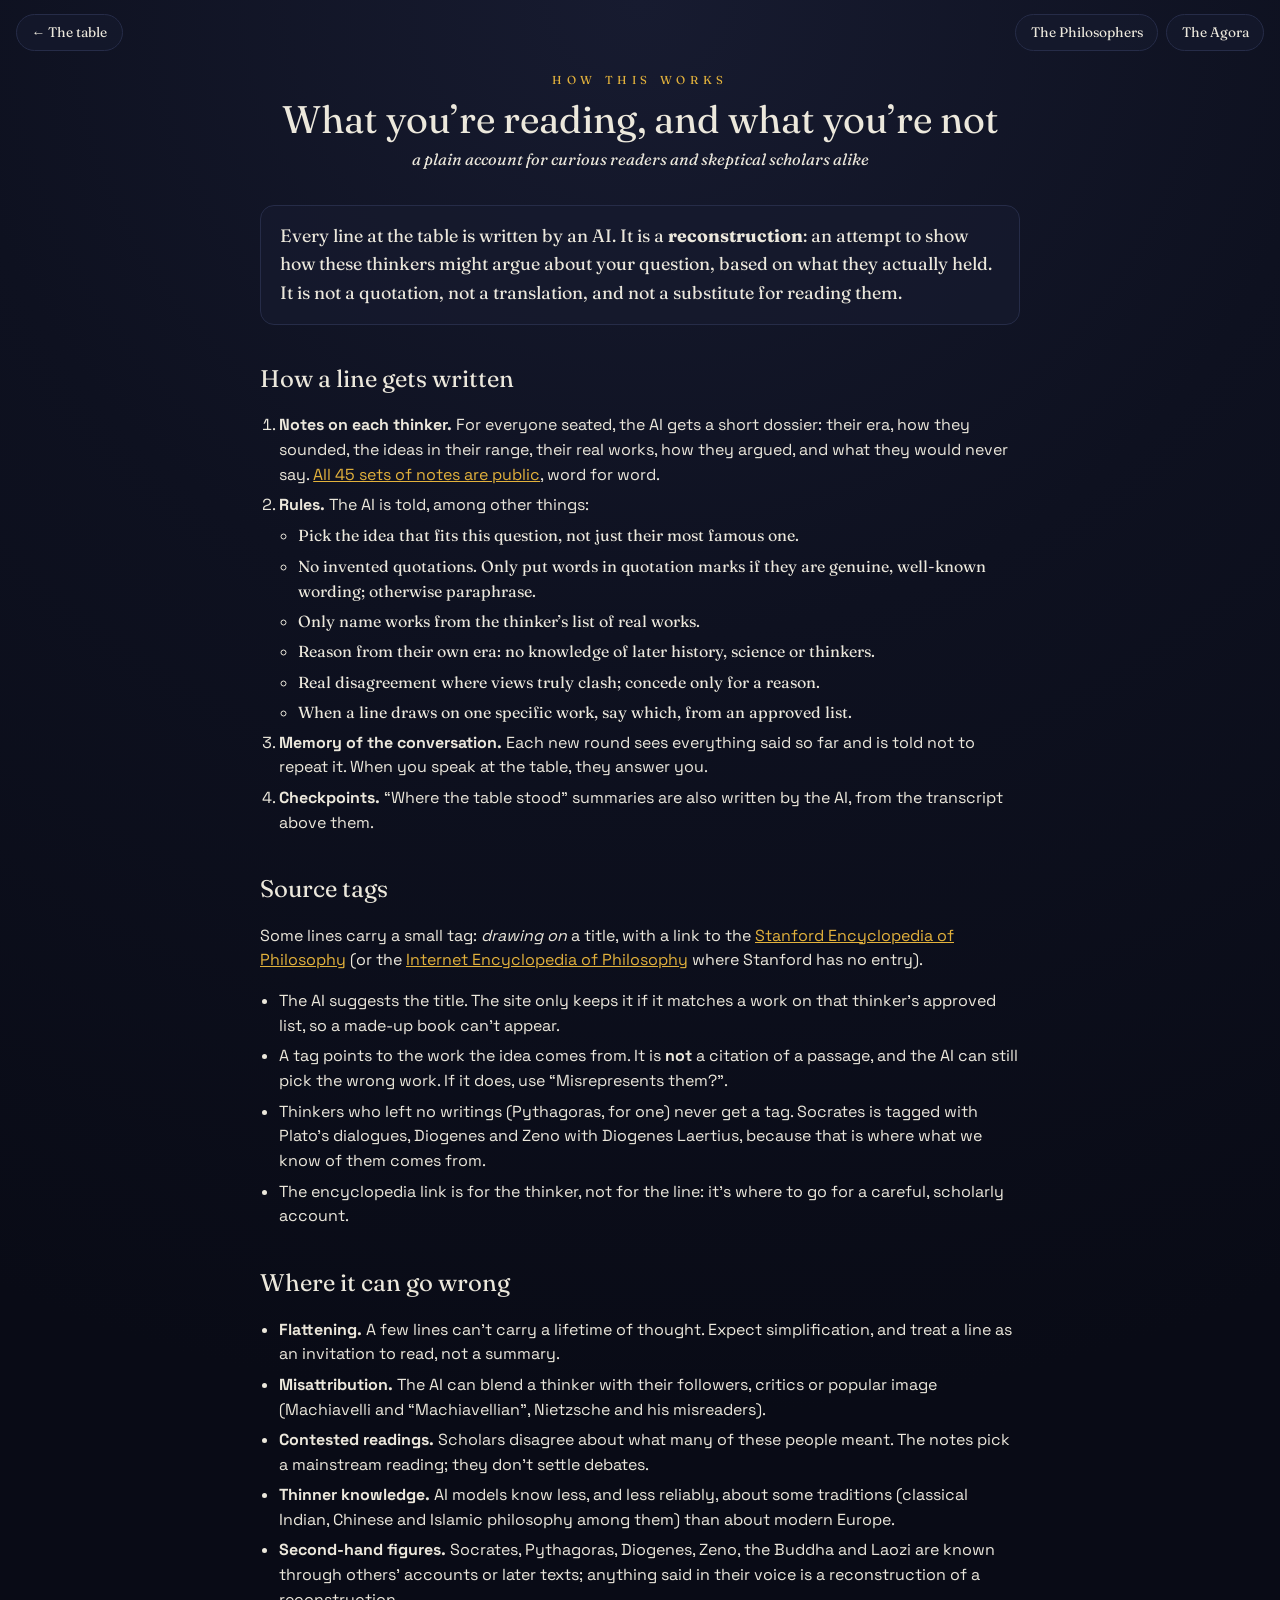
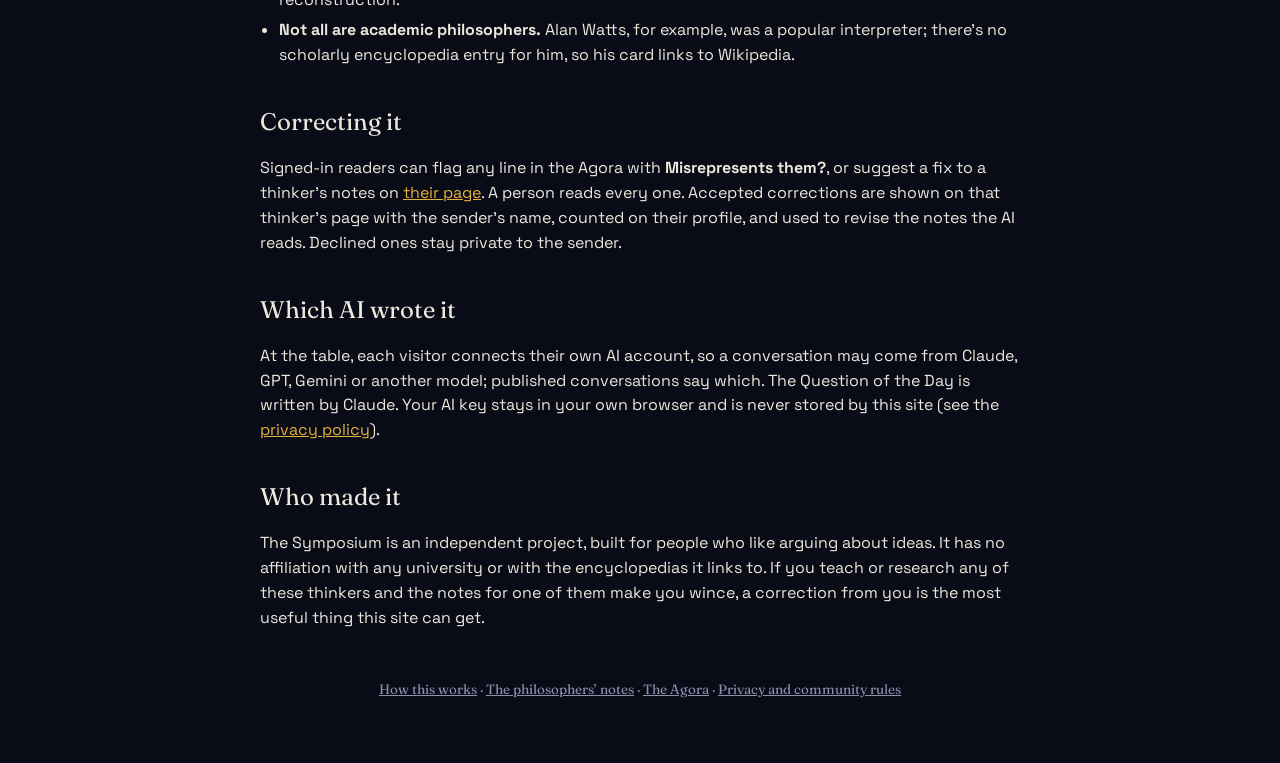
<file: about.html>
<!DOCTYPE html>
<html lang="en">
<head>
<meta charset="UTF-8">
<meta name="viewport" content="width=device-width, initial-scale=1">
<title>How this works · The Symposium</title>
<meta name="description" content="What the Symposium is, how its AI philosophers are made, where it can go wrong, and how to correct it.">
<link rel="preconnect" href="https://fonts.googleapis.com">
<link href="https://fonts.googleapis.com/css2?family=Fraunces:ital,opsz,wght@0,9..144,400;0,9..144,500;1,9..144,400;1,9..144,500&family=Space+Grotesk:wght@400;500;600&display=swap" rel="stylesheet">
<link rel="stylesheet" href="agora.css">
<style>
  * { box-sizing:border-box; }
  html{ background: var(--ink-deep); scroll-behavior:smooth; }
  body{ margin:0; min-height:100vh; padding: 3.6rem 1.2rem 4rem; color: var(--text); font-family:'Space Grotesk', sans-serif; -webkit-font-smoothing:antialiased; line-height:1.55;
    background: radial-gradient(ellipse 120% 60% at 50% 0%, #171b30 0%, var(--ink) 45%, var(--ink-deep) 100%); }
  .wrap{ max-width: 760px; margin: 0 auto; }
  .ag-nav{ position:fixed; }
  .back{ position:fixed; top:0.9rem; left:1rem; z-index:20; }
  header{ text-align:center; margin: 0.6rem 0 2rem; }
  .eyebrow{ font-family:'Fraunces', serif; letter-spacing:0.4em; font-size:0.72rem; color: var(--thread); }
  h1{ font-family:'Fraunces', serif; font-weight:400; font-size:2.4rem; margin:0.3rem 0 0.4rem; line-height:1.15; }
  h2{ font-family:'Fraunces', serif; font-weight:400; font-size:1.5rem; margin:2.2rem 0 0.6rem; }
  .subhead{ font-family:'Fraunces', serif; font-style:italic; color: var(--text-dim); margin:0; font-size:1.02rem; }
  p, li{ font-size:1rem; }
  a{ color: var(--thread); }
  .lead{ font-family:'Fraunces', serif; font-size:1.12rem; line-height:1.6; }
  .box{ padding:1rem 1.2rem; border-radius:14px; border:1px solid var(--panel-line); background: rgba(22,26,46,0.75); margin:1rem 0; }
  .section-t{ font-family:'Fraunces', serif; letter-spacing:0.14em; text-transform:uppercase; font-size:0.72rem; color: var(--thread); margin:0 0 0.5rem; }
  footer{ text-align:center; margin-top:3rem; font-family:'Fraunces', serif; font-size:0.84rem; color: var(--text-dim); }
  footer a{ color: var(--text-dim); }
  .wrap p, .wrap li{ color: var(--text); }
  .wrap ul, .wrap ol{ padding-left:1.2rem; }
  .wrap li{ margin:0.35rem 0; }
  .dim{ color: var(--text-dim) !important; }
  .rules li{ font-family:'Fraunces', serif; }
</style>
<!-- Usage stats (cookie-free; sign-in links live after the # and are never sent) -->
<script defer src="https://cloud.umami.is/script.js" data-website-id="95dec4bd-08b5-49d9-9361-ee6466afef65" data-exclude-hash="true"></script>
</head>
<body>
<a class="ag-pill back" href="index.html">&larr; The table</a>
<nav class="ag-nav"><a class="ag-navlink" href="thinkers.html">The Philosophers</a><a class="ag-navlink" href="agora.html">The Agora</a></nav>
<div class="wrap">
  <header>
    <span class="eyebrow">HOW THIS WORKS</span>
    <h1>What you’re reading, and what you’re not</h1>
    <p class="subhead">a plain account for curious readers and skeptical scholars alike</p>
  </header>

  <div class="box"><p class="lead" style="margin:0;">Every line at the table is written by an AI. It is a <b>reconstruction</b>: an attempt to show how these thinkers might argue about your question, based on what they actually held. It is not a quotation, not a translation, and not a substitute for reading them.</p></div>

  <h2>How a line gets written</h2>
  <ol>
    <li><b>Notes on each thinker.</b> For everyone seated, the AI gets a short dossier: their era, how they sounded, the ideas in their range, their real works, how they argued, and what they would never say. <a href="thinkers.html">All 45 sets of notes are public</a>, word for word.</li>
    <li><b>Rules.</b> The AI is told, among other things:
      <ul class="rules">
        <li>Pick the idea that fits this question, not just their most famous one.</li>
        <li>No invented quotations. Only put words in quotation marks if they are genuine, well-known wording; otherwise paraphrase.</li>
        <li>Only name works from the thinker’s list of real works.</li>
        <li>Reason from their own era: no knowledge of later history, science or thinkers.</li>
        <li>Real disagreement where views truly clash; concede only for a reason.</li>
        <li>When a line draws on one specific work, say which, from an approved list.</li>
      </ul></li>
    <li><b>Memory of the conversation.</b> Each new round sees everything said so far and is told not to repeat it. When you speak at the table, they answer you.</li>
    <li><b>Checkpoints.</b> “Where the table stood” summaries are also written by the AI, from the transcript above them.</li>
  </ol>

  <h2>Source tags</h2>
  <p>Some lines carry a small tag: <i>drawing on</i> a title, with a link to the <a href="https://plato.stanford.edu/" target="_blank" rel="noopener">Stanford Encyclopedia of Philosophy</a> (or the <a href="https://iep.utm.edu/" target="_blank" rel="noopener">Internet Encyclopedia of Philosophy</a> where Stanford has no entry).</p>
  <ul>
    <li>The AI suggests the title. The site only keeps it if it matches a work on that thinker’s approved list, so a made-up book can’t appear.</li>
    <li>A tag points to the work the idea comes from. It is <b>not</b> a citation of a passage, and the AI can still pick the wrong work. If it does, use “Misrepresents them?”.</li>
    <li>Thinkers who left no writings (Pythagoras, for one) never get a tag. Socrates is tagged with Plato’s dialogues, Diogenes and Zeno with Diogenes Laertius, because that is where what we know of them comes from.</li>
    <li>The encyclopedia link is for the thinker, not for the line: it’s where to go for a careful, scholarly account.</li>
  </ul>

  <h2>Where it can go wrong</h2>
  <ul>
    <li><b>Flattening.</b> A few lines can’t carry a lifetime of thought. Expect simplification, and treat a line as an invitation to read, not a summary.</li>
    <li><b>Misattribution.</b> The AI can blend a thinker with their followers, critics or popular image (Machiavelli and “Machiavellian”, Nietzsche and his misreaders).</li>
    <li><b>Contested readings.</b> Scholars disagree about what many of these people meant. The notes pick a mainstream reading; they don’t settle debates.</li>
    <li><b>Thinner knowledge.</b> AI models know less, and less reliably, about some traditions (classical Indian, Chinese and Islamic philosophy among them) than about modern Europe.</li>
    <li><b>Second-hand figures.</b> Socrates, Pythagoras, Diogenes, Zeno, the Buddha and Laozi are known through others’ accounts or later texts; anything said in their voice is a reconstruction of a reconstruction.</li>
    <li><b>Not all are academic philosophers.</b> Alan Watts, for example, was a popular interpreter; there’s no scholarly encyclopedia entry for him, so his card links to Wikipedia.</li>
  </ul>

  <h2>Correcting it</h2>
  <p>Signed-in readers can flag any line in the Agora with <b>Misrepresents them?</b>, or suggest a fix to a thinker’s notes on <a href="thinkers.html">their page</a>. A person reads every one. Accepted corrections are shown on that thinker’s page with the sender’s name, counted on their profile, and used to revise the notes the AI reads. Declined ones stay private to the sender.</p>

  <h2>Which AI wrote it</h2>
  <p>At the table, each visitor connects their own AI account, so a conversation may come from Claude, GPT, Gemini or another model; published conversations say which. The Question of the Day is written by Claude. Your AI key stays in your own browser and is never stored by this site (see the <a href="privacy.html">privacy policy</a>).</p>

  <h2>Who made it</h2>
  <p>The Symposium is an independent project, built for people who like arguing about ideas. It has no affiliation with any university or with the encyclopedias it links to. If you teach or research any of these thinkers and the notes for one of them make you wince, a correction from you is the most useful thing this site can get.</p>
  <footer><a href="about.html">How this works</a> · <a href="thinkers.html">The philosophers’ notes</a> · <a href="agora.html">The Agora</a> · <a href="privacy.html">Privacy and community rules</a></footer>
</div>
</body>
</html>
</file>
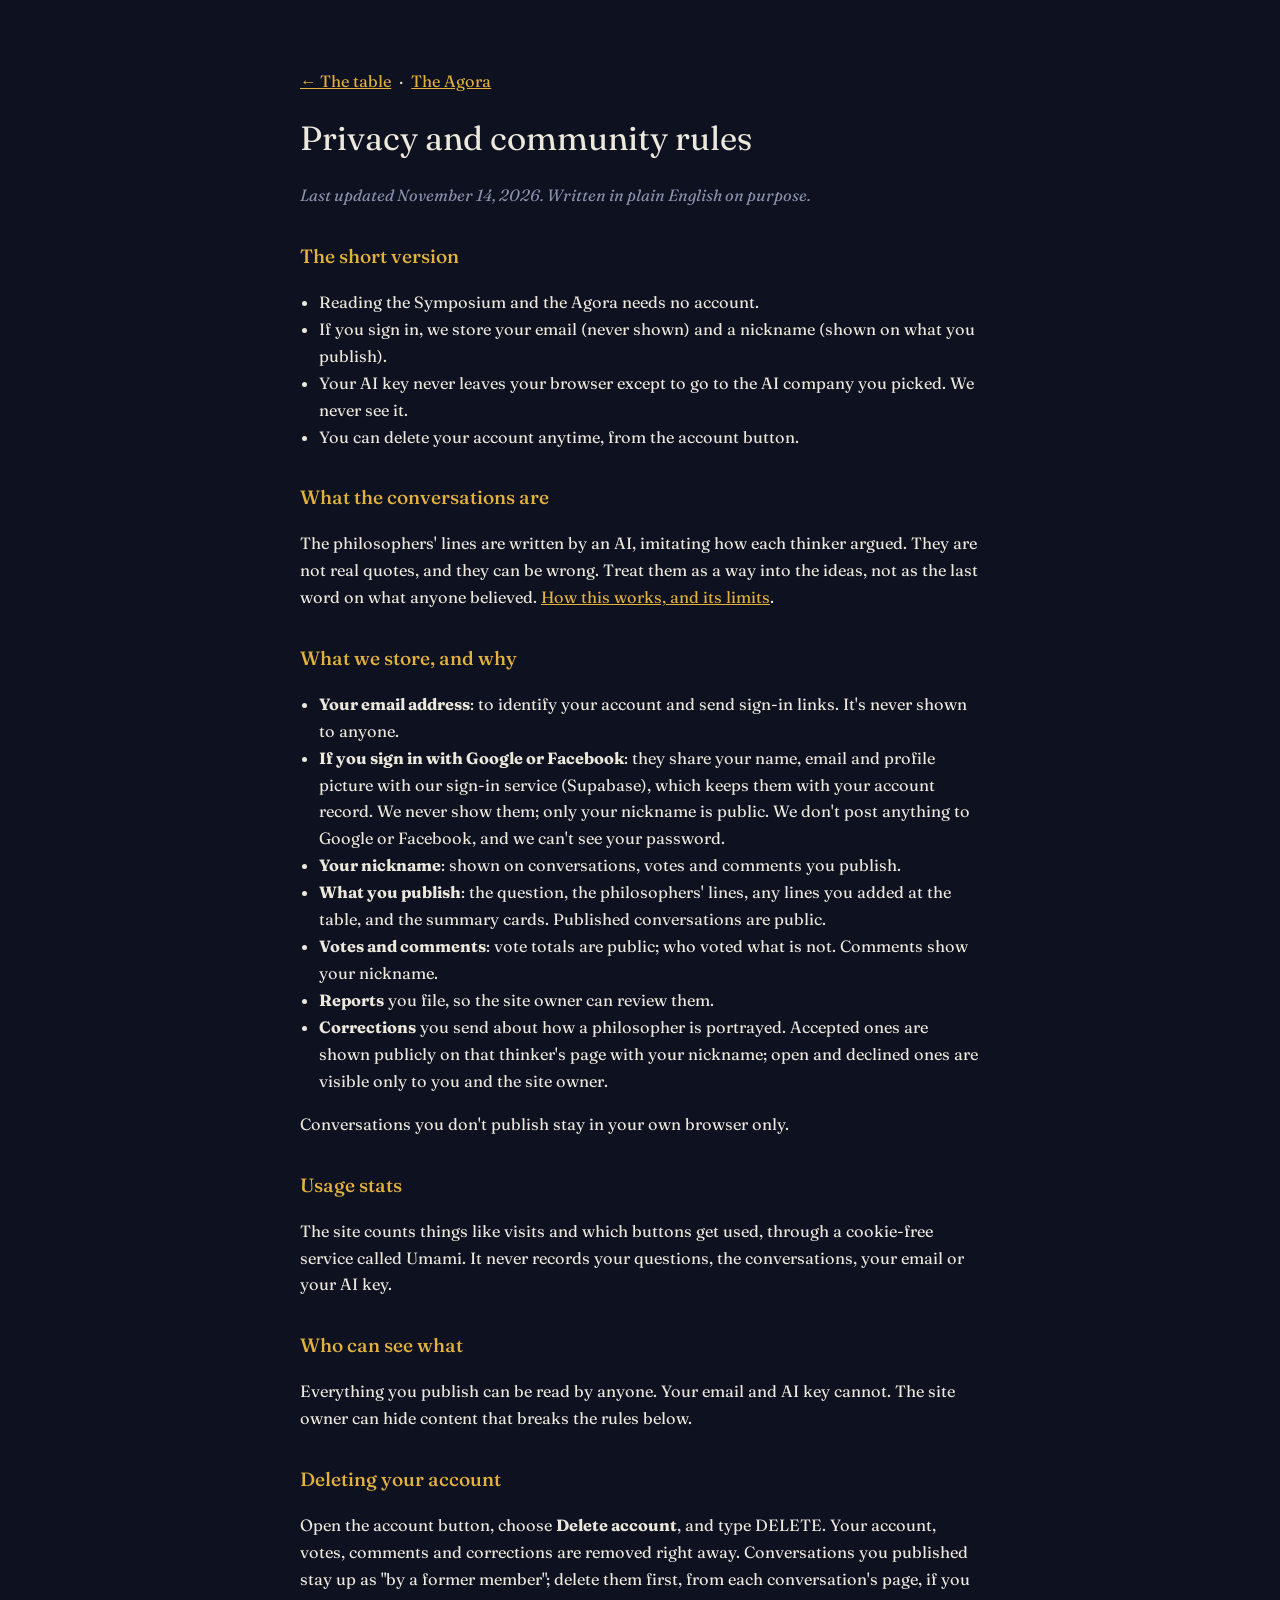
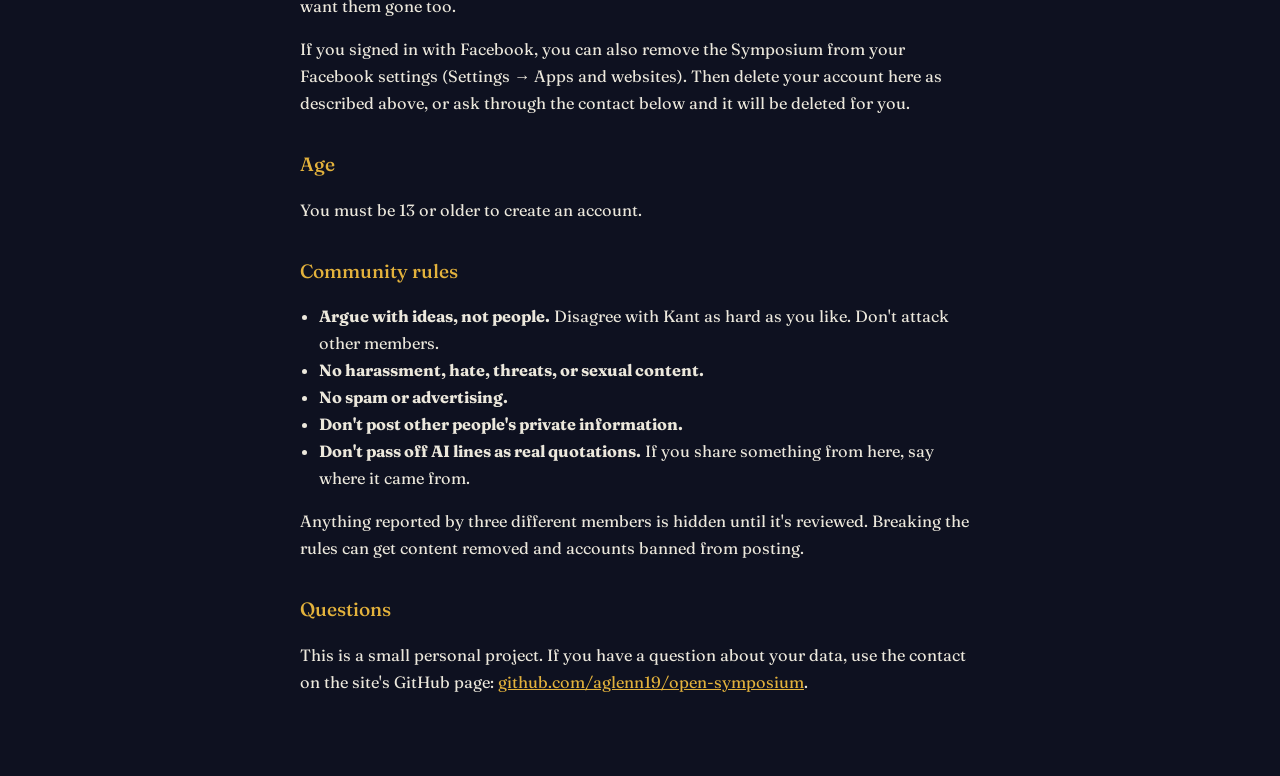
<file: privacy.html>
<!DOCTYPE html>
<html lang="en">
<head>
<meta charset="UTF-8">
<meta name="viewport" content="width=device-width, initial-scale=1">
<title>Privacy and community rules · The Symposium</title>
<link rel="preconnect" href="https://fonts.googleapis.com">
<link href="https://fonts.googleapis.com/css2?family=Fraunces:ital,opsz,wght@0,9..144,400;0,9..144,500;1,9..144,400&family=Space+Grotesk:wght@400;500&display=swap" rel="stylesheet">
<link rel="stylesheet" href="agora.css">
<style>
  body{ margin:0; padding:3.2rem 1.2rem 4rem; color: var(--text); background: var(--ink); font-family:'Fraunces', serif; line-height:1.65; -webkit-font-smoothing:antialiased; }
  .wrap{ max-width:680px; margin:0 auto; }
  h1{ font-weight:400; font-size:2.1rem; margin:0 0 0.3rem; }
  h2{ font-weight:500; font-size:1.2rem; margin:2rem 0 0.4rem; color: var(--thread); }
  p, li{ font-size:1.02rem; color: var(--text); }
  .dim{ color: var(--text-dim); font-style:italic; }
  a{ color: var(--thread); }
  ul{ padding-left:1.2rem; }
</style>
</head>
<body>
<div class="wrap">
  <p><a href="index.html">&larr; The table</a> &nbsp;·&nbsp; <a href="agora.html">The Agora</a></p>
  <h1>Privacy and community rules</h1>
  <p class="dim">Last updated November 14, 2026. Written in plain English on purpose.</p>

  <h2>The short version</h2>
  <ul>
    <li>Reading the Symposium and the Agora needs no account.</li>
    <li>If you sign in, we store your email (never shown) and a nickname (shown on what you publish).</li>
    <li>Your AI key never leaves your browser except to go to the AI company you picked. We never see it.</li>
    <li>You can delete your account anytime, from the account button.</li>
  </ul>

  <h2>What the conversations are</h2>
  <p>The philosophers' lines are written by an AI, imitating how each thinker argued. They are not real quotes, and they can be wrong. Treat them as a way into the ideas, not as the last word on what anyone believed. <a href="about.html">How this works, and its limits</a>.</p>

  <h2>What we store, and why</h2>
  <ul>
    <li><b>Your email address</b>: to identify your account and send sign-in links. It's never shown to anyone.</li>
    <li><b>If you sign in with Google or Facebook</b>: they share your name, email and profile picture with our sign-in service (Supabase), which keeps them with your account record. We never show them; only your nickname is public. We don't post anything to Google or Facebook, and we can't see your password.</li>
    <li><b>Your nickname</b>: shown on conversations, votes and comments you publish.</li>
    <li><b>What you publish</b>: the question, the philosophers' lines, any lines you added at the table, and the summary cards. Published conversations are public.</li>
    <li><b>Votes and comments</b>: vote totals are public; who voted what is not. Comments show your nickname.</li>
    <li><b>Reports</b> you file, so the site owner can review them.</li>
    <li><b>Corrections</b> you send about how a philosopher is portrayed. Accepted ones are shown publicly on that thinker's page with your nickname; open and declined ones are visible only to you and the site owner.</li>
  </ul>
  <p>Conversations you don't publish stay in your own browser only.</p>

  <h2>Usage stats</h2>
  <p>The site counts things like visits and which buttons get used, through a cookie-free service called Umami. It never records your questions, the conversations, your email or your AI key.</p>

  <h2>Who can see what</h2>
  <p>Everything you publish can be read by anyone. Your email and AI key cannot. The site owner can hide content that breaks the rules below.</p>

  <h2 id="delete">Deleting your account</h2>
  <p>Open the account button, choose <b>Delete account</b>, and type DELETE. Your account, votes, comments and corrections are removed right away. Conversations you published stay up as "by a former member"; delete them first, from each conversation's page, if you want them gone too.</p>
  <p>If you signed in with Facebook, you can also remove the Symposium from your Facebook settings (Settings &rarr; Apps and websites). Then delete your account here as described above, or ask through the contact below and it will be deleted for you.</p>

  <h2>Age</h2>
  <p>You must be 13 or older to create an account.</p>

  <h2>Community rules</h2>
  <ul>
    <li><b>Argue with ideas, not people.</b> Disagree with Kant as hard as you like. Don't attack other members.</li>
    <li><b>No harassment, hate, threats, or sexual content.</b></li>
    <li><b>No spam or advertising.</b></li>
    <li><b>Don't post other people's private information.</b></li>
    <li><b>Don't pass off AI lines as real quotations.</b> If you share something from here, say where it came from.</li>
  </ul>
  <p>Anything reported by three different members is hidden until it's reviewed. Breaking the rules can get content removed and accounts banned from posting.</p>

  <h2>Questions</h2>
  <p>This is a small personal project. If you have a question about your data, use the contact on the site's GitHub page: <a href="https://github.com/aglenn19/open-symposium">github.com/aglenn19/open-symposium</a>.</p>
</div>
</body>
</html>
</file>
<file: agora.css>
/* agora.css: shared look for the Agora pieces (sign-in, account, feed, conversation page) */
:root{
  --ink:#0e1120; --ink-deep:#090b16; --panel:#161a2e; --panel-line:#262c48;
  --thread:#e3b23c; --thread-dim:#6b5a2c; --text:#ece8dc; --text-dim:#8991ac; --bad:#e08a7a; --good:#7fb88f;
}

/* ---------- top-right nav (on both pages) ---------- */
.ag-nav{ position:absolute; top:0.9rem; right:1rem; display:flex; gap:0.5rem; align-items:center; z-index:20; }
.ag-nav a.ag-navlink, .ag-account{
  font-family:'Fraunces', serif; font-size:0.86rem; color: var(--text); text-decoration:none; cursor:pointer;
  padding:0.4rem 0.9rem; border-radius:999px; border:1px solid var(--panel-line); background: rgba(22,26,46,0.7);
  transition: border-color .15s ease, background .15s ease;
}
.ag-account.signed-in{ color: var(--thread); }
@media (hover:hover) and (pointer:fine){
  .ag-nav a.ag-navlink:hover, .ag-account:hover{ border-color: var(--thread-dim); background: rgba(227,178,60,0.1); }
}

/* ---------- modal ---------- */
.ag-modal-back{ position:fixed; inset:0; background: rgba(5,6,12,0.72); display:flex; align-items:center; justify-content:center; z-index:1000; padding:1rem; }
.ag-modal{ position:relative; width:100%; max-width:420px; background: var(--panel); border:1px solid var(--panel-line); border-radius:14px; padding:1.4rem 1.4rem 1.2rem; color: var(--text); box-shadow: 0 20px 60px rgba(0,0,0,0.5); }
.ag-x{ position:absolute; top:0.6rem; right:0.7rem; background:none; border:none; color: var(--text-dim); font-size:1.5rem; cursor:pointer; line-height:1; }
.ag-modal-title{ font-family:'Fraunces', serif; font-size:1.25rem; margin:0 0 0.5rem; }
.ag-modal-lead{ font-family:'Fraunces', serif; color: var(--text-dim); font-size:0.94rem; line-height:1.55; margin:0 0 0.9rem; }
.ag-modal-lead b{ color: var(--text); font-weight:500; }
.ag-form{ display:flex; flex-direction:column; gap:0.6rem; }
.ag-form input[type=email], .ag-form input[type=text], .ag-delete input{
  font-family:'Space Grotesk', sans-serif; font-size:1rem; padding:0.7rem 0.85rem; border-radius:9px;
  border:1px solid var(--panel-line); background: var(--ink); color: var(--text); width:100%;
}
.ag-form input:focus, .ag-delete input:focus{ outline:none; border-color: var(--thread-dim); }
.ag-check{ font-family:'Fraunces', serif; font-size:0.86rem; color: var(--text-dim); line-height:1.45; }
.ag-check a, .ag-small-link{ color: var(--thread); }
.ag-small-link{ display:inline-block; margin-top:1rem; font-family:'Fraunces', serif; font-style:italic; font-size:0.84rem; }
.ag-btn{
  font-family:'Space Grotesk', sans-serif; font-size:0.92rem; padding:0.65rem 1rem; border-radius:999px; cursor:pointer;
  border:1px solid var(--panel-line); background: transparent; color: var(--text);
}
.ag-btn.primary{ background: var(--thread); color:#1a130c; border-color: var(--thread); font-weight:500; }
.ag-btn.danger{ color: var(--bad); border-color: rgba(224,138,122,0.4); }
.ag-btn:disabled{ opacity:0.6; cursor:default; }
.ag-row{ display:flex; gap:0.6rem; margin-top:1rem; flex-wrap:wrap; }
.ag-delete{ margin-top:1rem; display:flex; flex-direction:column; gap:0.6rem; }
.ag-msg{ margin:0; min-height:1.1em; font-family:'Fraunces', serif; font-style:italic; font-size:0.86rem; color: var(--text-dim); }
.ag-msg.bad{ color: var(--bad); } .ag-msg.good{ color: var(--good); }

/* ---------- faces ---------- */
.ag-face{ width:30px; height:30px; border-radius:50%; overflow:hidden; display:inline-flex; align-items:center; justify-content:center; flex-shrink:0;
  border:1px solid var(--thread-dim); background: var(--ink); font-family:'Fraunces', serif; font-size:0.75rem; color: var(--thread); }
.ag-face img{ width:100%; height:100%; object-fit:cover; object-position:50% 30%; }

/* ---------- Google / Facebook buttons ---------- */
.ag-social{ display:flex; flex-direction:column; gap:0.55rem; margin:0.9rem 0 0.4rem; }
.ag-provider{ width:100%; font-weight:500; padding:0.75rem 1rem; }
.ag-google{ background:#fff; color:#1f1f1f; border-color:#fff; }
.ag-facebook{ background:#1877f2; color:#fff; border-color:#1877f2; }
.ag-or{ text-align:center; font-family:'Fraunces', serif; font-style:italic; font-size:0.84rem; color: var(--text-dim); margin:0.4rem 0 0; }

/* ---------- pill-shaped link buttons (e.g. "← The table") ---------- */
a.ag-pill, a.ag-pill:visited{
  display:inline-block; font-family:'Fraunces', serif; font-size:0.86rem; color: var(--text); text-decoration:none;
  padding:0.4rem 0.9rem; border-radius:999px; border:1px solid var(--panel-line); background: rgba(22,26,46,0.7);
  transition: border-color .15s ease, background .15s ease;
}
@media (hover:hover) and (pointer:fine){ a.ag-pill:hover{ border-color: var(--thread-dim); background: rgba(227,178,60,0.1); } }

/* correction form */
.ag-form textarea{ width:100%; font-family:'Fraunces', serif; font-size:1rem; line-height:1.5; padding:0.65rem 0.8rem; border-radius:10px;
  border:1px solid var(--panel-line); background: rgba(9,11,22,0.6); color: var(--text); resize:vertical; }
.ag-form textarea:focus{ outline:none; border-color: var(--thread-dim); }
.ag-quote{ margin:0 0 0.9rem; padding-left:0.8rem; border-left:2px solid var(--thread); font-family:'Fraunces', serif; font-style:italic; color: var(--text-dim); max-height:9rem; overflow:auto; }
</file>
